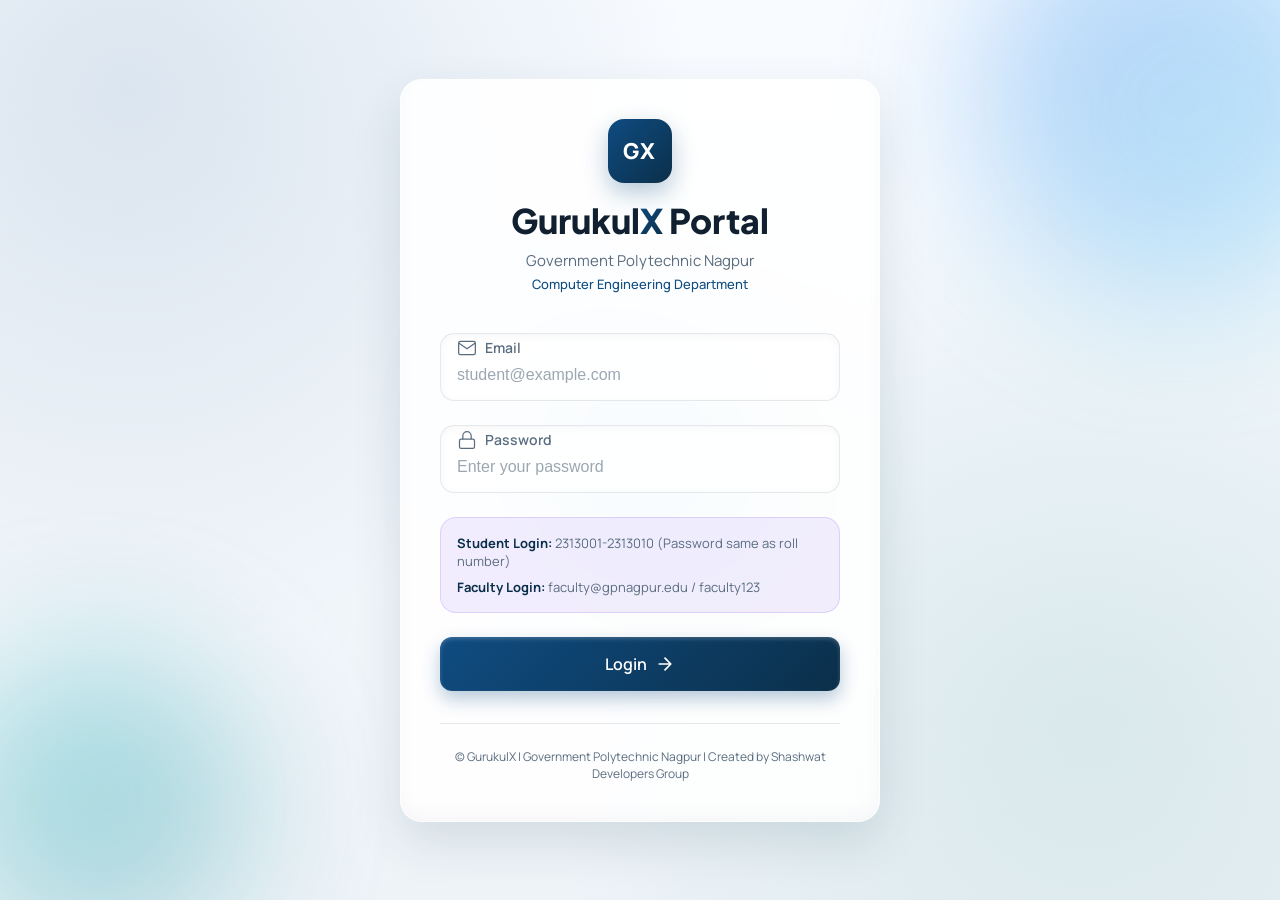
<file: frontend/index.html>
<!DOCTYPE html>
<html lang="en">
<head>
    <meta charset="UTF-8">
    <meta name="viewport" content="width=device-width, initial-scale=1.0">
    <title>GurukulX - Login</title>
    <link rel="preconnect" href="https://fonts.googleapis.com">
    <link rel="preconnect" href="https://fonts.gstatic.com" crossorigin>
    <link href="https://fonts.googleapis.com/css2?family=Manrope:wght@400;500;600;700;800&family=Plus+Jakarta+Sans:wght@600;700;800&display=swap" rel="stylesheet">
    <link rel="stylesheet" href="css/style.css">
</head>
<body>
    <div class="container">
        <!-- Floating Background Blobs -->
        <div class="blob blob-1"></div>
        <div class="blob blob-2"></div>
        <div class="blob blob-3"></div>
        
        <!-- Login Card -->
        <div class="login-container">
            <div class="clay-card">
                <div class="logo-section">
                    <div class="logo-icon">GX</div>
                    <h1>Gurukul<span>X</span> Portal</h1>
                    <p class="subtitle">Government Polytechnic Nagpur</p>
                    <p class="department">Computer Engineering Department</p>
                </div>
                
                <form id="loginForm" class="login-form">
                    <div class="input-group clay-input">
                        <label for="email">
                            <svg width="20" height="20" viewBox="0 0 24 24" fill="none">
                                <path d="M20 4H4C2.9 4 2 4.9 2 6V18C2 19.1 2.9 20 4 20H20C21.1 20 22 19.1 22 18V6C22 4.9 21.1 4 20 4Z" stroke="currentColor" stroke-width="1.5"/>
                                <path d="M22 6L12 13L2 6" stroke="currentColor" stroke-width="1.5"/>
                            </svg>
                            Email
                        </label>
                        <input type="email" id="email" placeholder="student@example.com" required>
                    </div>
                    
                    <div class="input-group clay-input">
                        <label for="password">
                            <svg width="20" height="20" viewBox="0 0 24 24" fill="none">
                                <rect x="3" y="11" width="18" height="11" rx="2" stroke="currentColor" stroke-width="1.5"/>
                                <path d="M7 11V7C7 4.23858 9.23858 2 12 2C14.7614 2 17 4.23858 17 7V11" stroke="currentColor" stroke-width="1.5"/>
                            </svg>
                            Password
                        </label>
                        <input type="password" id="password" placeholder="Enter your password" required>
                    </div>
                    
                    <div class="info-box">
                        <p><strong>Student Login:</strong> 2313001-2313010 (Password same as roll number)</p>
                        <p><strong>Faculty Login:</strong> faculty@gpnagpur.edu / faculty123</p>
                    </div>
                    
                    <button type="submit" class="btn-primary">
                        <span>Login</span>
                        <svg width="20" height="20" viewBox="0 0 24 24" fill="none">
                            <path d="M5 12H19M19 12L12 5M19 12L12 19" stroke="currentColor" stroke-width="2" stroke-linecap="round"/>
                        </svg>
                    </button>
                </form>
                
                <div class="footer">
                    © GurukulX | Government Polytechnic Nagpur | Created by Shashwat Developers Group
                </div>
            </div>
        </div>
    </div>
    
    <script src="js/auth.js"></script>
</body>
</html>
</file>
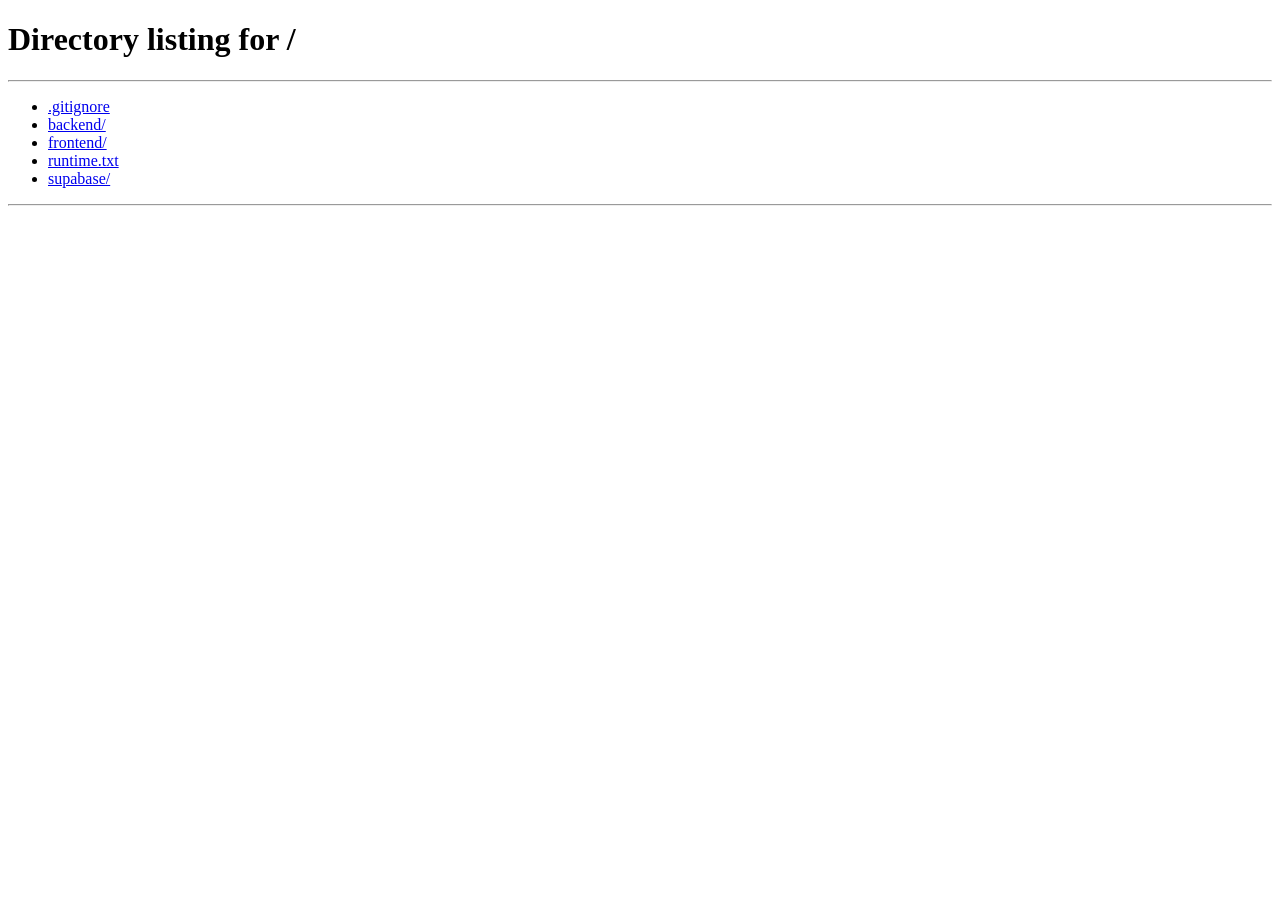
<file: frontend/pages/faculty-dashboard.html>
<!DOCTYPE html>
<html lang="en">
<head>
    <meta charset="UTF-8">
    <meta name="viewport" content="width=device-width, initial-scale=1.0">
    <title>Faculty Dashboard - GurukulX</title>
    <link rel="preconnect" href="https://fonts.googleapis.com">
    <link rel="preconnect" href="https://fonts.gstatic.com" crossorigin>
    <link href="https://fonts.googleapis.com/css2?family=Manrope:wght@400;500;600;700;800&family=Plus+Jakarta+Sans:wght@600;700;800&display=swap" rel="stylesheet">
    <link rel="stylesheet" href="../css/style.css">
</head>
<body>
    <div class="blob blob-1"></div>
    <div class="blob blob-2"></div>
    <div class="blob blob-3"></div>
    
    <div class="container">
        <div class="dashboard-container">
            <!-- Header -->
            <header class="dashboard-header">
                <div class="header-left">
                    <h1>Gurukul<span>X</span> Faculty Console</h1>
                    <p>Faculty Dashboard - Cloud Computing (CM309H)</p>
                </div>
                <div class="user-info">
                    <div class="user-avatar" id="userInitial">F</div>
                    <div class="user-details">
                        <h4 id="facultyName">Prof. Sharma</h4>
                        <p>Cloud Computing</p>
                    </div>
                    <button class="btn-secondary" onclick="logout()">Logout</button>
                </div>
            </header>
            
            <!-- Stats -->
            <div class="stats-grid">
                <div class="stat-card">
                    <div class="stat-value" id="totalSubmissions">0</div>
                    <div class="stat-label">Total Submissions</div>
                </div>
                <div class="stat-card">
                    <div class="stat-value" id="pendingCount">0</div>
                    <div class="stat-label">Pending Review</div>
                </div>
                <div class="stat-card">
                    <div class="stat-value" id="approvedCount">0</div>
                    <div class="stat-label">Approved</div>
                </div>
                <div class="stat-card">
                    <div class="stat-value" id="rejectedCount">0</div>
                    <div class="stat-label">Rejected</div>
                </div>
            </div>
            
            <!-- Submissions Table -->
            <section class="submissions-section">
                <h2 class="section-title">All Submissions</h2>
                <div class="table-wrapper">
                    <table class="submissions-table">
                        <thead>
                            <tr>
                                <th>Student</th>
                                <th>Roll No</th>
                                <th>Type</th>
                                <th>Details</th>
                                <th>File</th>
                                <th>Date</th>
                                <th>Status</th>
                                <th>Actions</th>
                            </tr>
                        </thead>
                        <tbody id="submissionsTableBody">
                            <tr>
                                <td colspan="8" style="text-align: center;">Loading submissions...</td>
                            </tr>
                        </tbody>
                    </table>
                </div>
                <div id="facultyData" style="margin-top: 16px;"></div>
            </section>
            
            <div class="footer">
                © GurukulX | Government Polytechnic Nagpur | Created by Shashwat Developers Group
            </div>
        </div>
    </div>
    
    <script src="../js/faculty.js"></script>
</body>
</html>
</file>
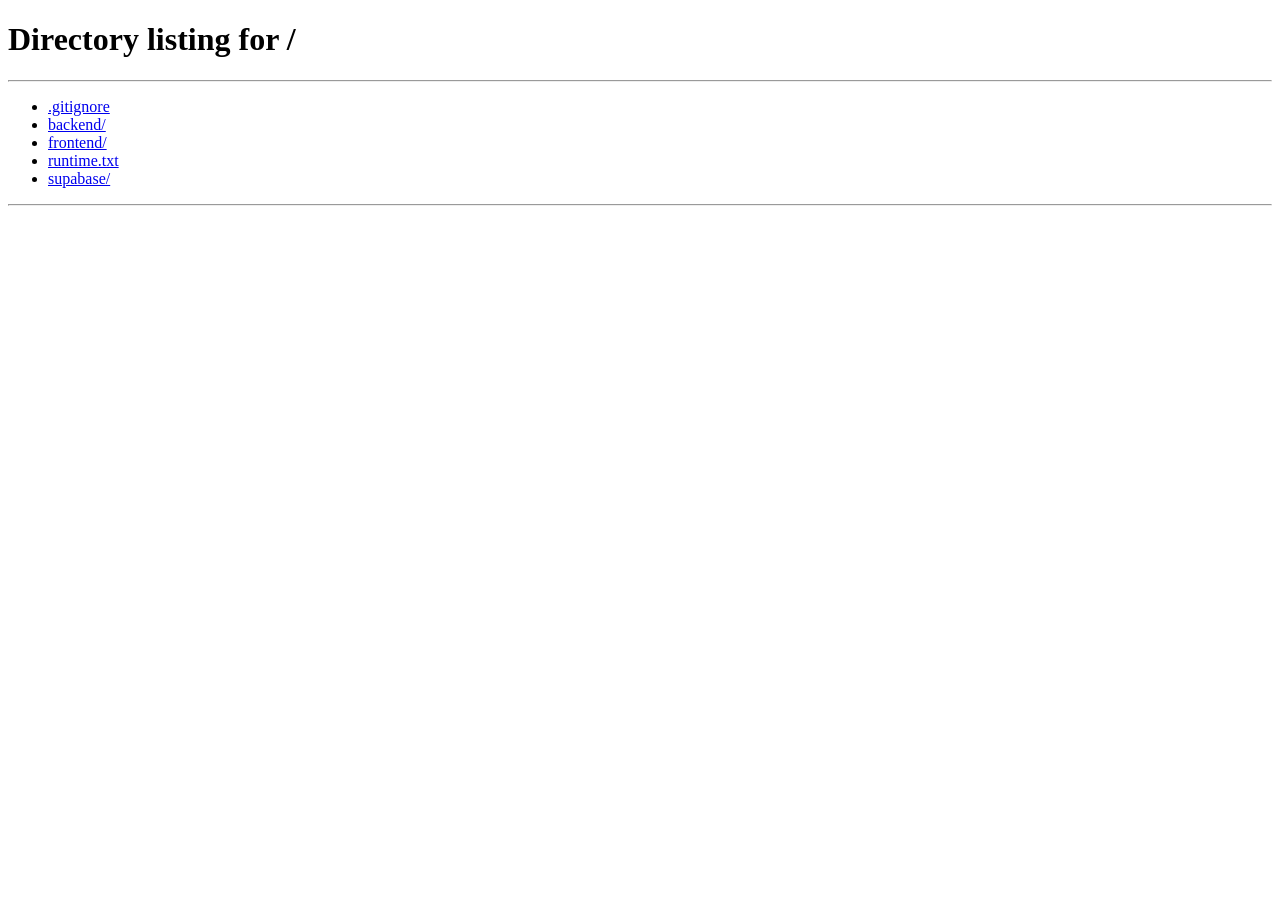
<file: frontend/pages/student-dashboard.html>
<!DOCTYPE html>
<html lang="en">
<head>
    <meta charset="UTF-8">
    <meta name="viewport" content="width=device-width, initial-scale=1.0">
    <title>Student Dashboard - GurukulX</title>
    <link rel="preconnect" href="https://fonts.googleapis.com">
    <link rel="preconnect" href="https://fonts.gstatic.com" crossorigin>
    <link href="https://fonts.googleapis.com/css2?family=Manrope:wght@400;500;600;700;800&family=Plus+Jakarta+Sans:wght@600;700;800&display=swap" rel="stylesheet">
    <link rel="stylesheet" href="../css/style.css">
</head>
<body>
    <div class="blob blob-1"></div>
    <div class="blob blob-2"></div>
    <div class="blob blob-3"></div>
    
    <div class="container">
        <div class="dashboard-container">
            <!-- Header -->
            <header class="dashboard-header">
                <div class="header-left">
                    <h1>Gurukul<span>X</span> Student Workspace</h1>
                    <p>Student Dashboard</p>
                </div>
                <div class="user-info">
                    <div class="user-avatar" id="userInitial">S</div>
                    <div class="user-details">
                        <h4 id="studentName">Student Name</h4>
                        <p id="studentRoll">Roll No: 2313001</p>
                    </div>
                    <button class="btn-secondary" onclick="logout()">Logout</button>
                </div>
            </header>
            
            <!-- Stats -->
            <div class="stats-grid">
                <div class="stat-card">
                    <div class="stat-value" id="totalSubmissions">0</div>
                    <div class="stat-label">Total Submissions</div>
                </div>
                <div class="stat-card">
                    <div class="stat-value" id="pendingCount">0</div>
                    <div class="stat-label">Pending</div>
                </div>
                <div class="stat-card">
                    <div class="stat-value" id="approvedCount">0</div>
                    <div class="stat-label">Approved</div>
                </div>
                <div class="stat-card">
                    <div class="stat-value" id="rejectedCount">0</div>
                    <div class="stat-label">Rejected</div>
                </div>
            </div>
            
            <!-- Upload Section -->
            <section class="upload-section">
                <h2 class="section-title">Upload Submission</h2>
                <form id="uploadForm" class="upload-form">
                    <div class="file-upload-area">
                        <input type="file" id="fileInput" accept=".pdf,.docx,.zip" style="display: none;">
                        <label for="fileInput" class="file-upload-label" id="fileLabel">
                            <svg width="48" height="48" viewBox="0 0 24 24" fill="none">
                                <path d="M12 16V4M8 12L12 16L16 12" stroke="currentColor" stroke-width="2" stroke-linecap="round"/>
                                <path d="M4 20H20" stroke="currentColor" stroke-width="2" stroke-linecap="round"/>
                            </svg>
                            <span>Click to select file</span>
                            <small>PDF, DOCX, ZIP (Max 100MB)</small>
                        </label>
                        <div id="selectedFile" style="margin-top: 12px; color: var(--text-secondary);"></div>
                    </div>
                    
                    <div class="input-group clay-input">
                        <label>Submission Type</label>
                        <select id="submissionType" required>
                            <option value="">Select Type</option>
                            <option value="assignment">Assignment</option>
                            <option value="practical">Practical</option>
                            <option value="microproject">Microproject</option>
                        </select>
                    </div>
                    
                    <div class="input-group clay-input" id="assignmentNoGroup" style="display: none;">
                        <label>Assignment Number</label>
                        <select id="assignmentNo">
                            <option value="">Select Assignment</option>
                            <option value="1">Assignment 1</option>
                            <option value="2">Assignment 2</option>
                            <option value="3">Assignment 3</option>
                            <option value="4">Assignment 4</option>
                            <option value="5">Assignment 5</option>
                            <option value="6">Assignment 6</option>
                        </select>
                    </div>
                    
                    <button type="submit" class="btn-primary">
                        <span>Upload</span>
                        <svg width="20" height="20" viewBox="0 0 24 24" fill="none">
                            <path d="M12 16V4M8 12L12 16L16 12" stroke="currentColor" stroke-width="2"/>
                            <path d="M4 20H20" stroke="currentColor" stroke-width="2"/>
                        </svg>
                    </button>
                </form>
            </section>
            
            <!-- Submissions Table -->
            <section class="submissions-section">
                <h2 class="section-title">My Submissions</h2>
                <div class="table-wrapper">
                    <table class="submissions-table">
                        <thead>
                            <tr>
                                <th>Type</th>
                                <th>Details</th>
                                <th>File</th>
                                <th>Date</th>
                                <th>Status</th>
                            </tr>
                        </thead>
                        <tbody id="submissionsTableBody">
                            <tr>
                                <td colspan="5" style="text-align: center;">Loading submissions...</td>
                            </tr>
                        </tbody>
                    </table>
                </div>
                <div id="studentData" style="margin-top: 16px;"></div>
            </section>
            
            <div class="footer">
                © GurukulX | Government Polytechnic Nagpur | Created by Shashwat Developers Group
            </div>
        </div>
    </div>
    
    <script src="../js/student.js"></script>
</body>
</html>
</file>
<file: frontend/css/style.css>
* {
    margin: 0;
    padding: 0;
    box-sizing: border-box;
}

:root {
    --bg-primary: #f3f7fb;
    --violet-light: #dbe9f7;
    --violet-medium: #0f4c81;
    --violet-dark: #0b2f4a;
    --text-primary: #102030;
    --text-secondary: #5a6d7f;
    --success: #0f766e;
    --warning: #b45309;
    --danger: #b91c1c;
    --surface: rgba(255, 255, 255, 0.9);
    --surface-soft: rgba(255, 255, 255, 0.74);
    --line: rgba(16, 32, 48, 0.1);
}

body {
    font-family: 'Manrope', sans-serif;
    background:
        radial-gradient(circle at 10% 10%, rgba(15, 76, 129, 0.12), transparent 40%),
        radial-gradient(circle at 85% 80%, rgba(12, 124, 117, 0.1), transparent 42%),
        linear-gradient(180deg, #f8fbff 0%, #eef3f8 100%);
    color: var(--text-primary);
    min-height: 100vh;
    position: relative;
    overflow-x: hidden;
}

h1, h2, h3, h4, h5, h6 {
    font-family: 'Plus Jakarta Sans', sans-serif;
}

/* Floating Blobs */
.blob {
    position: fixed;
    border-radius: 50%;
    filter: blur(72px);
    opacity: 0.35;
    z-index: 0;
    pointer-events: none;
}

.blob-1 {
    width: 400px;
    height: 400px;
    background: linear-gradient(135deg, #2f80ed, #56ccf2);
    top: -100px;
    right: -100px;
    animation: float 20s ease-in-out infinite;
}

.blob-2 {
    width: 300px;
    height: 300px;
    background: linear-gradient(135deg, #22c1c3, #2f8f9d);
    bottom: -50px;
    left: -50px;
    animation: float 15s ease-in-out infinite reverse;
}

.blob-3 {
    width: 250px;
    height: 250px;
    background: linear-gradient(135deg, #3b82f6, #14b8a6);
    top: 50%;
    left: 50%;
    transform: translate(-50%, -50%);
    animation: float 25s ease-in-out infinite;
}

@keyframes float {
    0%, 100% { transform: translate(0, 0) scale(1); }
    33% { transform: translate(30px, -30px) scale(1.1); }
    66% { transform: translate(-20px, 20px) scale(0.9); }
}

/* Container */
.container {
    position: relative;
    z-index: 1;
    min-height: 100vh;
    display: flex;
    align-items: center;
    justify-content: center;
    padding: 20px;
}

/* Claymorphism Card */
.clay-card {
    background: var(--surface);
    backdrop-filter: blur(20px);
    border-radius: 22px;
    padding: 40px;
    box-shadow: 
        0 20px 50px rgba(11, 47, 74, 0.12),
        0 0 0 1px rgba(255, 255, 255, 0.65) inset,
        0 -8px 18px rgba(11, 47, 74, 0.03) inset;
    transition: all 0.3s ease;
}

.clay-card:hover {
    box-shadow: 
        0 28px 62px rgba(15, 76, 129, 0.18),
        0 0 0 1px rgba(255, 255, 255, 0.6) inset,
        0 -10px 20px rgba(0, 0, 0, 0.02) inset;
}

/* Login Container */
.login-container {
    max-width: 480px;
    width: 100%;
    animation: slideUp 0.6s ease-out;
}

@keyframes slideUp {
    from {
        opacity: 0;
        transform: translateY(30px);
    }
    to {
        opacity: 1;
        transform: translateY(0);
    }
}

.logo-section {
    text-align: center;
    margin-bottom: 40px;
}

.logo-icon {
    width: 64px;
    height: 64px;
    margin: 0 auto 16px;
    border-radius: 16px;
    display: grid;
    place-items: center;
    font-size: 22px;
    font-weight: 800;
    letter-spacing: 0.08em;
    color: #ffffff;
    background: linear-gradient(135deg, var(--violet-medium), var(--violet-dark));
    box-shadow: 0 10px 24px rgba(15, 76, 129, 0.3);
    margin-bottom: 16px;
    animation: bounce 2s ease-in-out infinite;
}

@keyframes bounce {
    0%, 100% { transform: translateY(0); }
    50% { transform: translateY(-10px); }
}

.logo-section h1 {
    font-size: 34px;
    font-weight: 800;
    color: var(--text-primary);
    margin-bottom: 8px;
}

.logo-section h1 span {
    background: linear-gradient(135deg, var(--violet-medium), var(--violet-dark));
    -webkit-background-clip: text;
    -webkit-text-fill-color: transparent;
    background-clip: text;
}

.subtitle {
    font-size: 15px;
    color: var(--text-secondary);
    margin-bottom: 4px;
}

.department {
    font-size: 13px;
    color: var(--violet-medium);
    font-weight: 500;
}

/* Form */
.login-form {
    display: flex;
    flex-direction: column;
    gap: 24px;
}

.input-group {
    display: flex;
    flex-direction: column;
    gap: 8px;
}

.input-group label {
    display: flex;
    align-items: center;
    gap: 8px;
    font-size: 14px;
    font-weight: 600;
    color: var(--text-secondary);
}

.clay-input {
    background: var(--surface-soft);
    border: 1px solid var(--line);
    border-radius: 14px;
    padding: 4px 16px 16px 16px;
    box-shadow: 
        0 2px 8px rgba(16, 32, 48, 0.04) inset,
        0 -2px 4px rgba(255, 255, 255, 0.45) inset;
}

.clay-input input,
.clay-input select,
.clay-input textarea {
    width: 100%;
    background: transparent;
    border: none;
    outline: none;
    font-size: 16px;
    font-family: 'DM Sans', sans-serif;
    color: var(--text-primary);
}

.clay-input input::placeholder {
    color: var(--text-secondary);
    opacity: 0.6;
}

.info-box {
    background: rgba(139, 92, 246, 0.1);
    border-radius: 16px;
    padding: 16px;
    border: 1px solid rgba(139, 92, 246, 0.2);
}

.info-box p {
    font-size: 13px;
    color: var(--text-secondary);
    margin-bottom: 8px;
}

.info-box p:last-child {
    margin-bottom: 0;
}

.info-box strong {
    color: var(--violet-dark);
}

/* Buttons */
.btn-primary {
    background: linear-gradient(135deg, var(--violet-medium), var(--violet-dark));
    color: white;
    border: none;
    border-radius: 12px;
    padding: 16px 24px;
    font-size: 16px;
    font-weight: 600;
    font-family: 'Manrope', sans-serif;
    display: flex;
    align-items: center;
    justify-content: center;
    gap: 8px;
    cursor: pointer;
    box-shadow: 
        0 8px 18px rgba(15, 76, 129, 0.3),
        0 2px 4px rgba(255, 255, 255, 0.2) inset;
    transition: all 0.3s ease;
}

.btn-primary:hover {
    transform: translateY(-2px);
    box-shadow: 
        0 10px 22px rgba(15, 76, 129, 0.38),
        0 2px 4px rgba(255, 255, 255, 0.3) inset;
}

.btn-primary:active {
    transform: translateY(0) scale(0.98);
}

.btn-secondary {
    background: rgba(255, 255, 255, 0.88);
    color: var(--text-primary);
    border: 1px solid rgba(139, 92, 246, 0.2);
    border-radius: 10px;
    padding: 12px 20px;
    font-size: 14px;
    font-weight: 500;
    cursor: pointer;
    transition: all 0.3s ease;
    box-shadow: 0 2px 4px rgba(0, 0, 0, 0.05);
}

.btn-secondary:hover {
    background: white;
    border-color: var(--violet-medium);
    box-shadow: 0 4px 8px rgba(139, 92, 246, 0.1);
}

.btn-success {
    background: linear-gradient(135deg, #10B981, #059669);
    color: white;
    border: none;
    border-radius: 12px;
    padding: 8px 16px;
    font-size: 13px;
    font-weight: 600;
    cursor: pointer;
    transition: all 0.3s ease;
    box-shadow: 0 2px 8px rgba(16, 185, 129, 0.3);
}

.btn-success:hover {
    transform: translateY(-1px);
    box-shadow: 0 4px 12px rgba(16, 185, 129, 0.4);
}

.btn-danger {
    background: linear-gradient(135deg, #EF4444, #DC2626);
    color: white;
    border: none;
    border-radius: 12px;
    padding: 8px 16px;
    font-size: 13px;
    font-weight: 600;
    cursor: pointer;
    transition: all 0.3s ease;
    box-shadow: 0 2px 8px rgba(239, 68, 68, 0.3);
}

.btn-danger:hover {
    transform: translateY(-1px);
    box-shadow: 0 4px 12px rgba(239, 68, 68, 0.4);
}

/* Footer */
.footer {
    text-align: center;
    margin-top: 32px;
    font-size: 12px;
    color: var(--text-secondary);
    border-top: 1px solid var(--line);
    padding-top: 24px;
}

/* Dashboard Styles */
.dashboard-container {
    width: 100%;
    max-width: 1400px;
    margin: 0 auto;
    padding: 20px;
}

.dashboard-header {
    display: flex;
    justify-content: space-between;
    align-items: center;
    margin-bottom: 32px;
    flex-wrap: wrap;
    gap: 20px;
}

.header-left h1 {
    font-size: 32px;
    margin-bottom: 8px;
}

.header-left p {
    color: var(--text-secondary);
}

.user-info {
    display: flex;
    align-items: center;
    gap: 16px;
}

.user-avatar {
    width: 48px;
    height: 48px;
    border-radius: 50%;
    background: linear-gradient(135deg, var(--violet-medium), var(--violet-dark));
    display: flex;
    align-items: center;
    justify-content: center;
    color: white;
    font-weight: 700;
    font-size: 20px;
}

.user-details h4 {
    font-size: 16px;
    margin-bottom: 4px;
}

.user-details p {
    font-size: 14px;
    color: var(--text-secondary);
}

/* Stats Grid */
.stats-grid {
    display: grid;
    grid-template-columns: repeat(auto-fit, minmax(200px, 1fr));
    gap: 20px;
    margin-bottom: 32px;
}

.stat-card {
    background: var(--surface);
    backdrop-filter: blur(20px);
    border-radius: 16px;
    padding: 24px;
    box-shadow: 
        0 10px 24px rgba(11, 47, 74, 0.08),
        0 0 0 1px rgba(255, 255, 255, 0.5) inset;
}

.stat-value {
    font-size: 36px;
    font-weight: 700;
    font-family: 'Nunito', sans-serif;
    margin-bottom: 8px;
    background: linear-gradient(135deg, var(--violet-medium), var(--violet-dark));
    -webkit-background-clip: text;
    -webkit-text-fill-color: transparent;
    background-clip: text;
}

.stat-label {
    font-size: 14px;
    color: var(--text-secondary);
    font-weight: 500;
}

/* Upload Section */
.upload-section {
    margin-bottom: 32px;
}

.section-title {
    font-size: 24px;
    margin-bottom: 20px;
    font-weight: 700;
}

.upload-form {
    background: var(--surface);
    backdrop-filter: blur(20px);
    border-radius: 16px;
    padding: 24px;
    box-shadow: 
        0 10px 24px rgba(11, 47, 74, 0.08),
        0 0 0 1px rgba(255, 255, 255, 0.5) inset;
    display: grid;
    grid-template-columns: repeat(auto-fit, minmax(200px, 1fr));
    gap: 20px;
    align-items: end;
}

.file-upload-area {
    grid-column: 1 / -1;
}

.file-upload-label {
    display: block;
    padding: 40px;
    background: rgba(255, 255, 255, 0.5);
    border: 2px dashed rgba(15, 76, 129, 0.28);
    border-radius: 14px;
    text-align: center;
    cursor: pointer;
    transition: all 0.3s ease;
}

.file-upload-label:hover {
    border-color: var(--violet-medium);
    background: rgba(255, 255, 255, 0.8);
}

.file-upload-label svg {
    margin-bottom: 16px;
    color: var(--violet-medium);
}

.file-upload-label span {
    display: block;
    font-size: 16px;
    font-weight: 500;
    margin-bottom: 8px;
}

.file-upload-label small {
    color: var(--text-secondary);
    font-size: 13px;
}

/* Submissions Table */
.submissions-section {
    margin-bottom: 32px;
}

.table-wrapper {
    background: var(--surface);
    backdrop-filter: blur(20px);
    border-radius: 16px;
    padding: 24px;
    box-shadow: 
        0 10px 24px rgba(11, 47, 74, 0.08),
        0 0 0 1px rgba(255, 255, 255, 0.5) inset;
    overflow-x: auto;
}

.submissions-table {
    width: 100%;
    border-collapse: collapse;
}

.submissions-table th {
    text-align: left;
    padding: 16px;
    font-size: 14px;
    font-weight: 600;
    color: var(--text-secondary);
    border-bottom: 1px solid var(--line);
}

.submissions-table td {
    padding: 16px;
    border-bottom: 1px solid rgba(16, 32, 48, 0.08);
}

.submissions-table tbody tr:hover {
    background: rgba(15, 76, 129, 0.04);
}

.status-badge {
    display: inline-block;
    padding: 4px 12px;
    border-radius: 20px;
    font-size: 12px;
    font-weight: 600;
}

.status-pending {
    background: rgba(245, 158, 11, 0.1);
    color: var(--warning);
}

.status-approved {
    background: rgba(16, 185, 129, 0.1);
    color: var(--success);
}

.status-rejected {
    background: rgba(239, 68, 68, 0.1);
    color: var(--danger);
}

.action-buttons {
    display: flex;
    gap: 8px;
}

.status-message {
    margin-top: 16px;
    padding: 12px 14px;
    border-radius: 10px;
    font-size: 14px;
    font-weight: 500;
}

.status-message.error {
    background: rgba(185, 28, 28, 0.1);
    color: var(--danger);
    border: 1px solid rgba(185, 28, 28, 0.25);
}

.status-message.success {
    background: rgba(15, 118, 110, 0.1);
    color: var(--success);
    border: 1px solid rgba(15, 118, 110, 0.25);
}

/* Responsive Design */
@media (max-width: 768px) {
    .clay-card {
        padding: 24px;
    }
    
    .dashboard-header {
        flex-direction: column;
        align-items: flex-start;
    }
    
    .upload-form {
        grid-template-columns: 1fr;
    }
    
    .stats-grid {
        grid-template-columns: 1fr;
    }
    
    .table-wrapper {
        padding: 16px;
    }
    
    .submissions-table {
        font-size: 14px;
    }
    
    .submissions-table th,
    .submissions-table td {
        padding: 12px 8px;
    }
    
    .action-buttons {
        flex-direction: column;
    }
    
    .btn-success,
    .btn-danger {
        width: 100%;
    }
}

@media (max-width: 480px) {
    .logo-section h1 {
        font-size: 28px;
    }
    
    .btn-primary {
        padding: 12px 20px;
        font-size: 14px;
    }
    
    .stat-value {
        font-size: 28px;
    }
}
</file>
